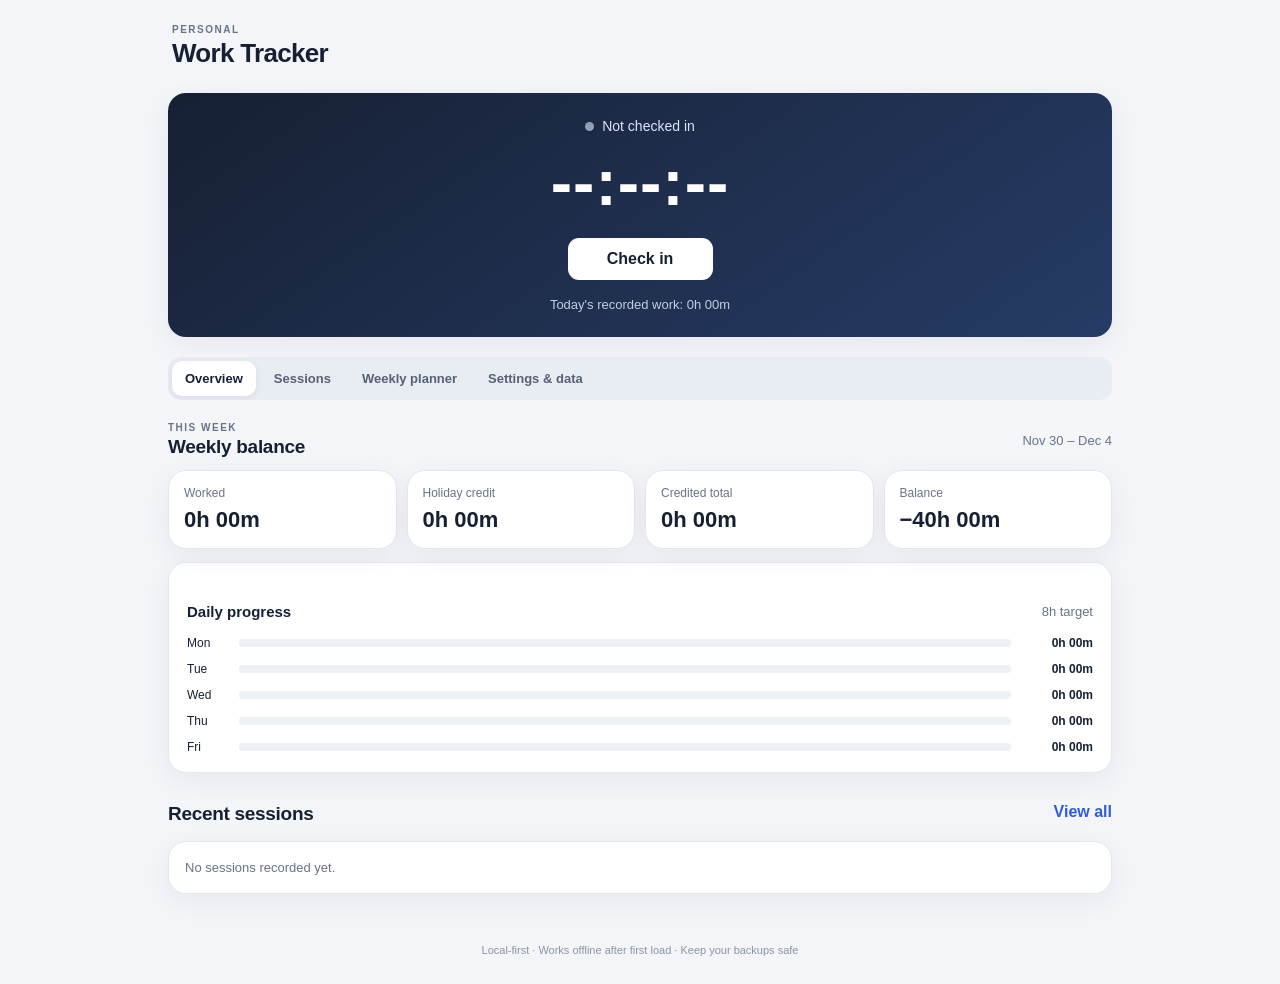
<file: work-tracker-pwa/index.html>
<!doctype html>
<html lang="en">
<head>
  <meta charset="utf-8">
  <meta name="viewport" content="width=device-width, initial-scale=1, viewport-fit=cover">
  <meta name="theme-color" content="#172033">
  <meta name="description" content="Private, local-first work hours tracker">
  <link rel="manifest" href="manifest.webmanifest">
  <link rel="icon" href="icons/icon-192.png">
  <link rel="apple-touch-icon" href="icons/icon-192.png">
  <link rel="stylesheet" href="styles.css">
  <title>Work Tracker</title>
</head>
<body>
  <header class="topbar">
    <div><div class="eyebrow">PERSONAL</div><h1>Work Tracker</h1></div>
    <button id="installBtn" class="quiet hidden" type="button">Install</button>
  </header>
  <main>
    <section class="hero card">
      <div class="status-line"><span id="statusDot" class="dot"></span><span id="timerStatus">Not checked in</span></div>
      <div id="liveTimer" class="timer">--:--:--</div>
      <div class="hero-actions">
        <button id="toggleBtn" class="primary" type="button">Check in</button>
        <button id="quickBreakBtn" class="secondary" type="button">End session</button>
      </div>
      <p id="todaySummary" class="muted">Today's recorded work: 0h 00m</p>
    </section>

    <nav class="tabs" aria-label="Main navigation">
      <button class="tab active" data-tab="overview">Overview</button>
      <button class="tab" data-tab="sessions">Sessions</button>
      <button class="tab" data-tab="planner">Weekly planner</button>
      <button class="tab" data-tab="settings">Settings & data</button>
    </nav>

    <section id="overviewPanel" class="panel">
      <div class="section-heading"><div><div class="eyebrow">THIS WEEK</div><h2>Weekly balance</h2></div><span id="weekRange" class="muted"></span></div>
      <div class="stats-grid">
        <div class="stat card"><span>Worked</span><strong id="weekWorked">0h 00m</strong></div>
        <div class="stat card"><span>Holiday credit</span><strong id="weekHoliday">0h 00m</strong></div>
        <div class="stat card"><span>Credited total</span><strong id="weekCredited">0h 00m</strong></div>
        <div class="stat card"><span>Balance</span><strong id="weekBalance">0h 00m</strong></div>
      </div>
      <div class="card compact"><div class="section-heading"><h3>Daily progress</h3><span class="muted">8h target</span></div><div id="dailyProgress" class="daily-progress"></div></div>
      <div class="section-heading"><h2>Recent sessions</h2><button class="text-button" data-go="sessions">View all</button></div>
      <div id="recentSessions" class="list card"></div>
    </section>

    <section id="sessionsPanel" class="panel hidden">
      <div class="section-heading"><div><div class="eyebrow">RECORDS</div><h2>Sessions</h2></div><button id="addSessionBtn" class="secondary small">Add session</button></div>
      <div id="sessionList" class="list card"></div>
      <div id="sessionEditor" class="card editor hidden">
        <h3 id="sessionEditorTitle">Add session</h3>
        <form id="sessionForm">
          <input type="hidden" id="sessionId">
          <label>Date<input id="sessionDate" type="date" required></label>
          <div class="two-col"><label>Start<input id="sessionStart" type="time" required></label><label>End<input id="sessionEnd" type="time"></label></div>
          <div class="two-col"><label>Lunch deduction (minutes)<input id="sessionLunch" type="number" min="0" step="1" value="0"></label><label>Status<select id="sessionStatus"><option value="Pending">Pending</option><option value="Confirmed">Confirmed</option></select></label></div>
          <label>Location<select id="sessionLocation"><option>Office</option><option>Home</option><option>Other</option></select></label>
          <label>Notes<textarea id="sessionNotes" rows="2"></textarea></label>
          <div class="form-actions"><button type="button" id="cancelSession" class="secondary">Cancel</button><button type="submit" class="primary">Save session</button></div>
          <button type="button" id="deleteSession" class="danger-link hidden">Delete session</button>
        </form>
      </div>
    </section>

    <section id="plannerPanel" class="panel hidden">
      <div class="section-heading"><div><div class="eyebrow">MONDAY–FRIDAY</div><h2>Weekly planner</h2></div><div class="week-nav"><button id="prevWeek" class="icon-btn" aria-label="Previous week">‹</button><button id="nextWeek" class="icon-btn" aria-label="Next week">›</button></div></div>
      <div id="plannerRows" class="planner card"></div>
      <div class="card compact"><h3>Weekly calculation</h3><div id="plannerTotals"></div><p class="muted small-note">Actual work and paid holiday credits are shown separately. Only confirmed holiday credits count toward the target.</p></div>
      <div class="card compact">
        <h3>Add paid holiday credit</h3>
        <form id="holidayForm" class="inline-form"><label>Date<input id="holidayDate" type="date" required></label><label>Hours<input id="holidayHours" type="number" min="0" max="24" step="0.25" value="8" required></label><button class="secondary" type="submit">Add credit</button></form>
        <div id="holidayList" class="list"></div>
      </div>
    </section>

    <section id="settingsPanel" class="panel hidden">
      <div class="section-heading"><div><div class="eyebrow">PREFERENCES</div><h2>Settings & data</h2></div></div>
      <div class="card compact">
        <h3>Work schedule</h3>
        <div class="two-col"><label>Weekly target (hours)<input id="weeklyTarget" type="number" min="1" max="100" step="0.25"></label><label>Daily target (hours)<input id="dailyTarget" type="number" min="1" max="24" step="0.25"></label></div>
        <p class="muted small-note">Dates and times follow this device’s local timezone. Keep your iPhone and computer set to Eastern Time.</p>
        <div class="schedule-grid" id="scheduleGrid"></div>
        <button id="saveSettings" class="primary">Save settings</button>
      </div>
      <div class="card compact">
        <h3>Backup & restore</h3>
        <p class="muted">Your records are stored on this device in this browser. Export a JSON backup regularly, especially before clearing browser data or changing devices.</p>
        <div class="stack-actions"><button id="exportJson" class="secondary">Download JSON backup</button><button id="importJsonBtn" class="secondary">Restore from JSON backup</button><input id="importJson" type="file" accept="application/json,.json" class="hidden"></div>
        <button id="exportCsv" class="text-button">Export sessions as CSV</button>
        <div id="dataMessage" class="muted small-note" role="status"></div>
      </div>
      <div class="card compact">
        <h3>Privacy & storage</h3>
        <p class="muted">No account, analytics, or external database is used. The app stores records in IndexedDB on this device. GitHub Pages hosts only the app files, not your work records.</p>
        <p class="muted small-note" id="storageInfo"></p>
      </div>
    </section>
  </main>
  <footer>Local-first · Works offline after first load · Keep your backups safe</footer>
  <div id="toast" class="toast" role="status" aria-live="polite"></div>
  <script src="app.js"></script>
</body>
</html>
</file>
<file: work-tracker-pwa/styles.css>
:root{color-scheme:light;--bg:#f3f5f9;--card:#fff;--ink:#172033;--muted:#687386;--line:#e2e7ef;--accent:#315bd6;--accent-dark:#2348b5;--green:#168653;--red:#b42318;--shadow:0 8px 28px rgba(26,39,66,.06);font-family:Inter,-apple-system,BlinkMacSystemFont,"Segoe UI",sans-serif}*{box-sizing:border-box}body{margin:0;background:var(--bg);color:var(--ink);padding:env(safe-area-inset-top) 0 env(safe-area-inset-bottom)}button,input,select,textarea{font:inherit}button{cursor:pointer}.topbar{max-width:980px;margin:auto;padding:24px 22px 12px;display:flex;align-items:center;justify-content:space-between}.topbar h1{font-size:26px;margin:3px 0 0;letter-spacing:-.7px}.eyebrow{font-size:10px;font-weight:800;letter-spacing:1.5px;color:var(--muted)}main{max-width:980px;margin:auto;padding:12px 18px 40px}.card{background:var(--card);border:1px solid var(--line);border-radius:18px;box-shadow:var(--shadow)}.hero{padding:25px;text-align:center;background:linear-gradient(145deg,#172033,#263c66);color:#fff;border:0}.status-line{display:flex;align-items:center;justify-content:center;gap:8px;font-size:14px;color:#dce5ff}.dot{width:9px;height:9px;border-radius:50%;background:#91a0b8}.dot.on{background:#40d69a;box-shadow:0 0 0 4px #40d69a25}.timer{font-size:clamp(40px,9vw,64px);font-weight:750;letter-spacing:1px;font-variant-numeric:tabular-nums;margin:12px 0 18px}.hero-actions{display:flex;gap:10px;justify-content:center}.primary,.secondary,.quiet{border:0;border-radius:11px;padding:12px 18px;font-weight:700}.primary{background:var(--accent);color:#fff}.primary:hover{background:var(--accent-dark)}.hero .primary{background:#fff;color:#172033;min-width:145px}.hero .secondary{background:#ffffff1a;color:#fff;border:1px solid #ffffff35}.muted{color:var(--muted);font-size:13px}.hero .muted{color:#c3cee3;margin:17px 0 0}.tabs{display:flex;gap:5px;overflow-x:auto;margin:20px 0 18px;padding:4px;border-radius:13px;background:#e8ecf3}.tab{border:0;background:transparent;color:#566176;padding:10px 13px;border-radius:10px;font-size:13px;font-weight:700;white-space:nowrap}.tab.active{background:#fff;color:var(--ink);box-shadow:0 2px 8px #17203312}.panel{display:block}.hidden{display:none!important}.section-heading{display:flex;align-items:center;justify-content:space-between;gap:12px;margin:22px 0 12px}.section-heading h2{font-size:19px;margin:3px 0 0;letter-spacing:-.3px}.section-heading h3,.compact h3{font-size:15px;margin:0}.stats-grid{display:grid;grid-template-columns:repeat(4,1fr);gap:10px}.stat{padding:15px}.stat span{display:block;color:var(--muted);font-size:12px}.stat strong{display:block;font-size:clamp(16px,3vw,22px);margin-top:7px;font-variant-numeric:tabular-nums}.compact{padding:18px;margin-top:13px}.daily-progress{display:grid;gap:12px;margin-top:16px}.progress-row{display:grid;grid-template-columns:42px 1fr 72px;gap:10px;align-items:center;font-size:12px}.bar{height:8px;background:#edf0f5;border-radius:99px;overflow:hidden}.bar>i{display:block;height:100%;background:var(--accent);border-radius:99px}.progress-row strong{text-align:right;font-variant-numeric:tabular-nums}.list{padding:0 16px}.session-row{display:flex;align-items:center;justify-content:space-between;gap:12px;padding:14px 0;border-bottom:1px solid var(--line)}.session-row:last-child{border-bottom:0}.session-main{min-width:0}.session-title{font-size:14px;font-weight:700}.session-meta{font-size:12px;color:var(--muted);margin-top:4px}.session-side{text-align:right;white-space:nowrap}.session-hours{font-weight:750;font-size:14px}.pill{display:inline-block;border-radius:99px;padding:3px 7px;font-size:10px;font-weight:750;background:#fff3d8;color:#8c5b00}.pill.confirmed{background:#e2f5eb;color:#137447}.text-button{border:0;background:none;color:var(--accent);font-weight:700;padding:8px 0}.small{font-size:12px;padding:9px 12px}.secondary{background:#edf1f8;color:#273650}.editor{padding:18px;margin-top:14px}.editor h3{margin:0 0 15px}form{display:grid;gap:12px}label{display:grid;gap:6px;color:#4e5a6e;font-size:12px;font-weight:650}input,select,textarea{width:100%;border:1px solid #d8deea;background:#fff;border-radius:9px;padding:10px 11px;color:var(--ink);min-height:42px}textarea{resize:vertical}.two-col{display:grid;grid-template-columns:1fr 1fr;gap:10px}.form-actions{display:flex;justify-content:flex-end;gap:8px}.danger-link{border:0;background:none;color:var(--red);padding:8px 0;text-align:left}.week-nav{display:flex;gap:6px}.icon-btn{width:34px;height:34px;border:1px solid var(--line);background:#fff;border-radius:9px;font-size:22px;color:var(--ink)}.planner{padding:6px 16px}.planner-row{display:grid;grid-template-columns:1fr auto;gap:10px;padding:14px 0;border-bottom:1px solid var(--line)}.planner-row:last-child{border:0}.planner-day{font-weight:700;font-size:13px}.planner-sub{font-size:11px;color:var(--muted);margin-top:4px}.planner-value{text-align:right;font-size:13px;font-weight:750}.planner-balance{font-size:11px;margin-top:4px}.positive{color:var(--green)}.negative{color:var(--red)}.inline-form{display:grid;grid-template-columns:1fr .7fr auto;align-items:end;gap:9px;margin-top:12px}.schedule-grid{display:grid;grid-template-columns:repeat(5,1fr);gap:8px;margin:12px 0}.day-setting{background:#f5f7fa;border-radius:10px;padding:10px}.day-setting label{font-size:11px}.stack-actions{display:flex;flex-wrap:wrap;gap:8px}.small-note{font-size:11px;line-height:1.5;margin-top:12px}.quiet{background:#e9edf5;color:#29364d}footer{text-align:center;color:#8a94a6;font-size:11px;padding:10px 18px 28px}.toast{position:fixed;left:50%;bottom:calc(22px + env(safe-area-inset-bottom));transform:translate(-50%,20px);background:#172033;color:#fff;padding:11px 16px;border-radius:10px;font-size:13px;opacity:0;pointer-events:none;transition:.2s;max-width:90vw;text-align:center;z-index:10}.toast.show{opacity:1;transform:translate(-50%,0)}@media(max-width:650px){.topbar{padding:20px 18px 8px}main{padding:10px 12px 30px}.hero{padding:23px 14px}.stats-grid{grid-template-columns:repeat(2,1fr)}.tabs{margin-top:14px}.tab{padding:9px 10px;font-size:12px}.schedule-grid{grid-template-columns:repeat(3,1fr)}.inline-form{grid-template-columns:1fr 1fr}.inline-form button{grid-column:1/-1}.section-heading{margin-top:18px}}
</file>
